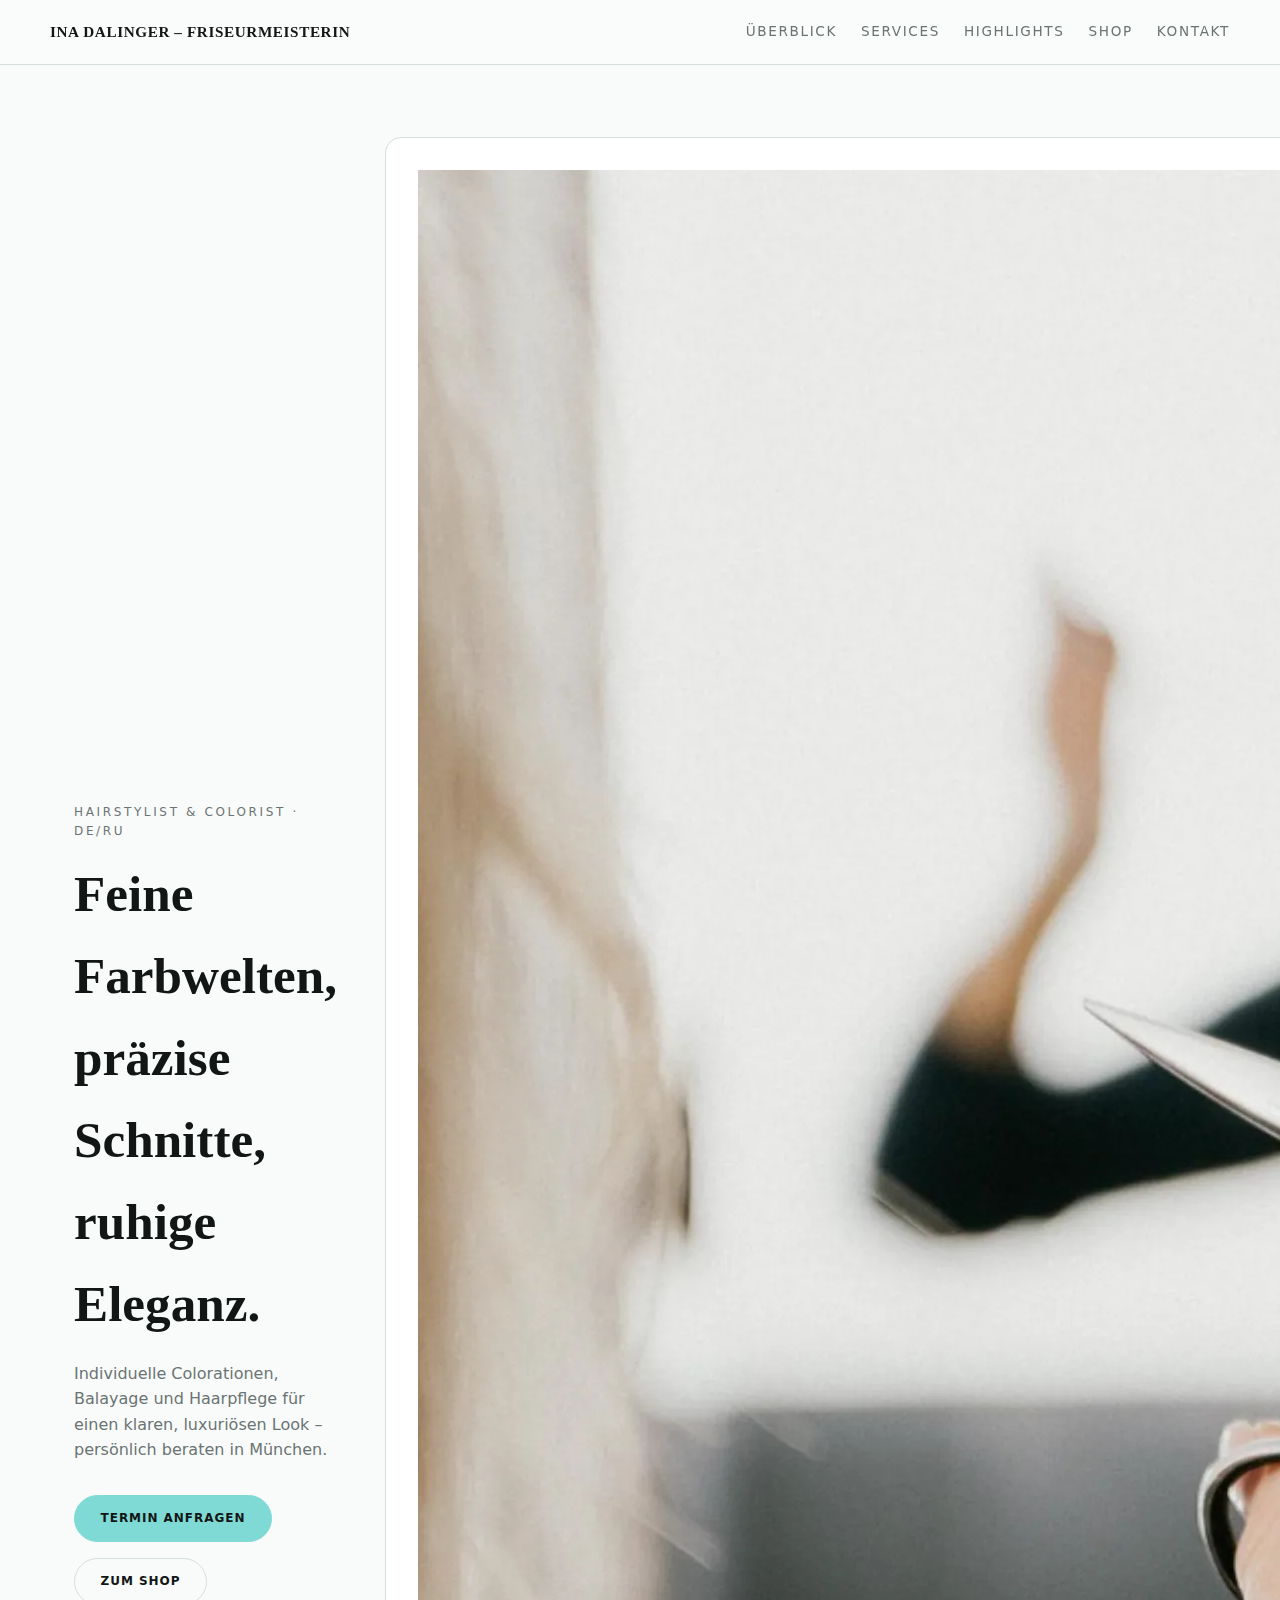
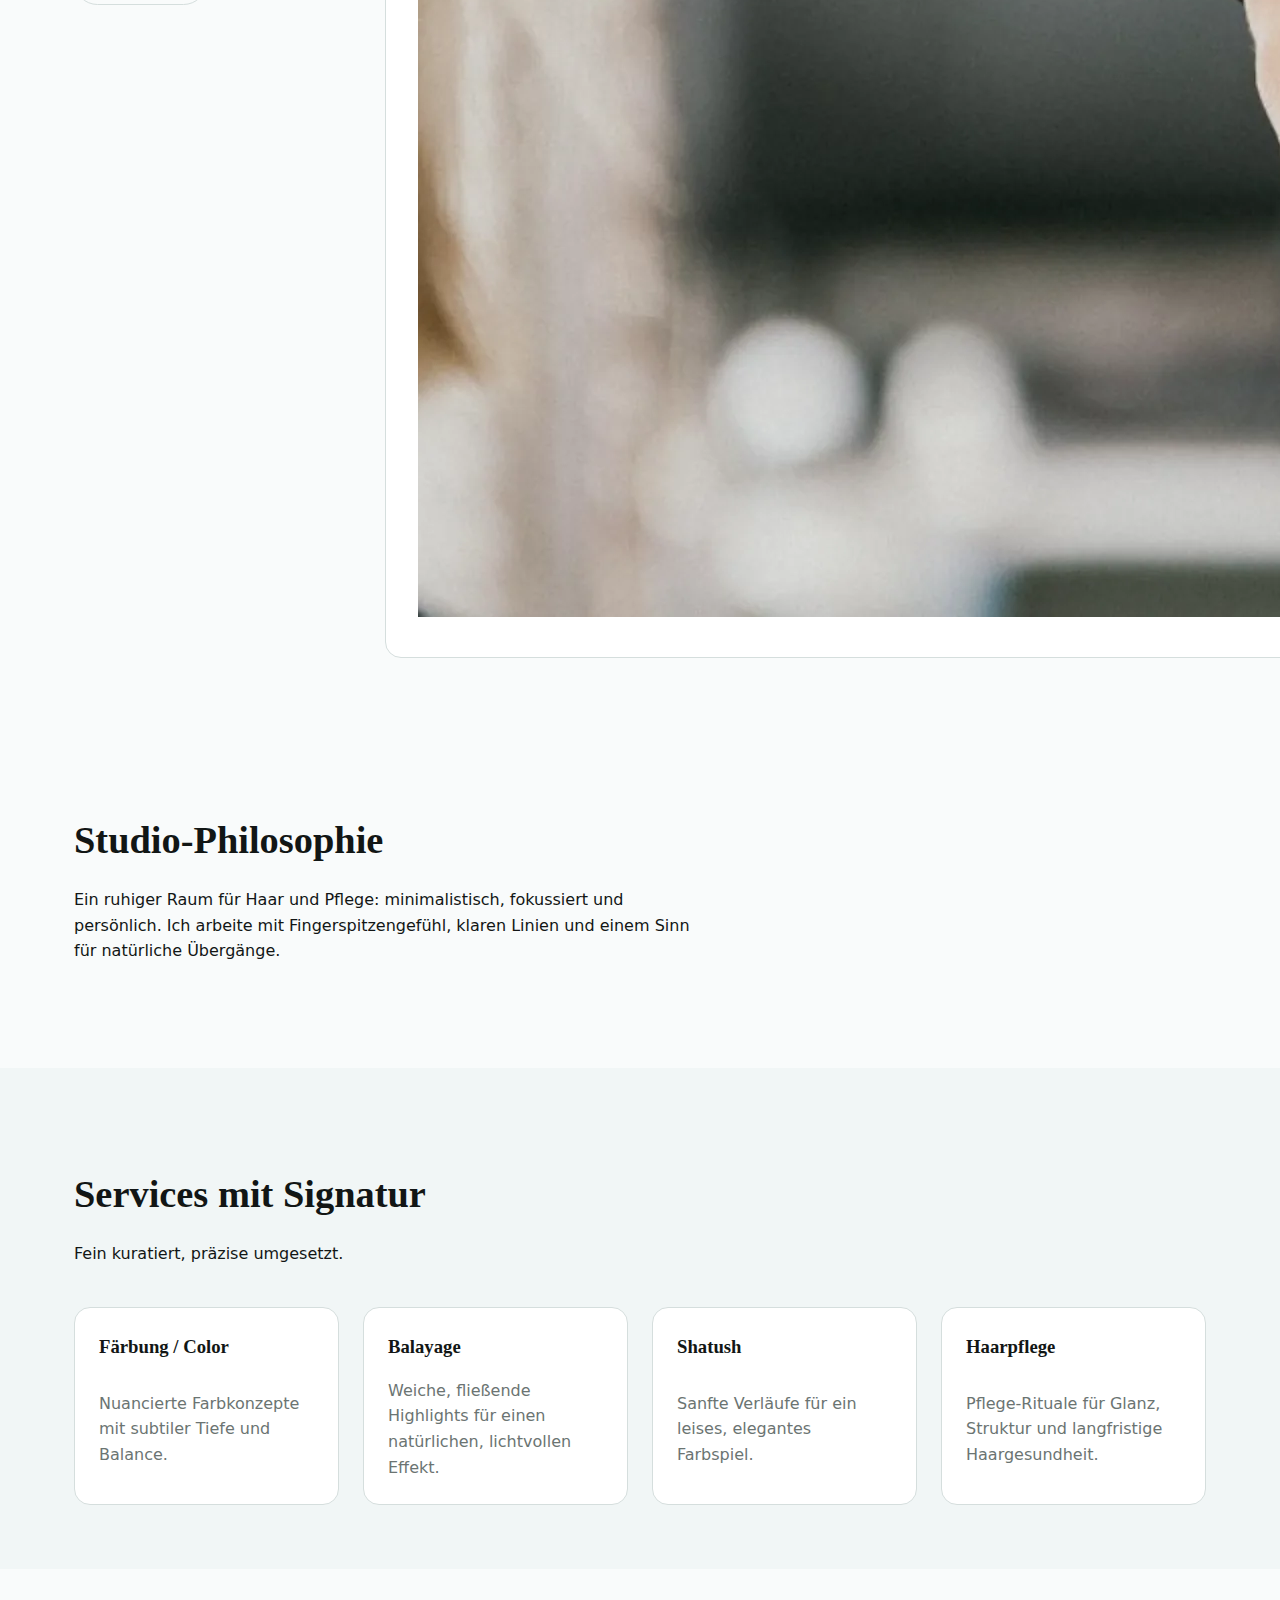
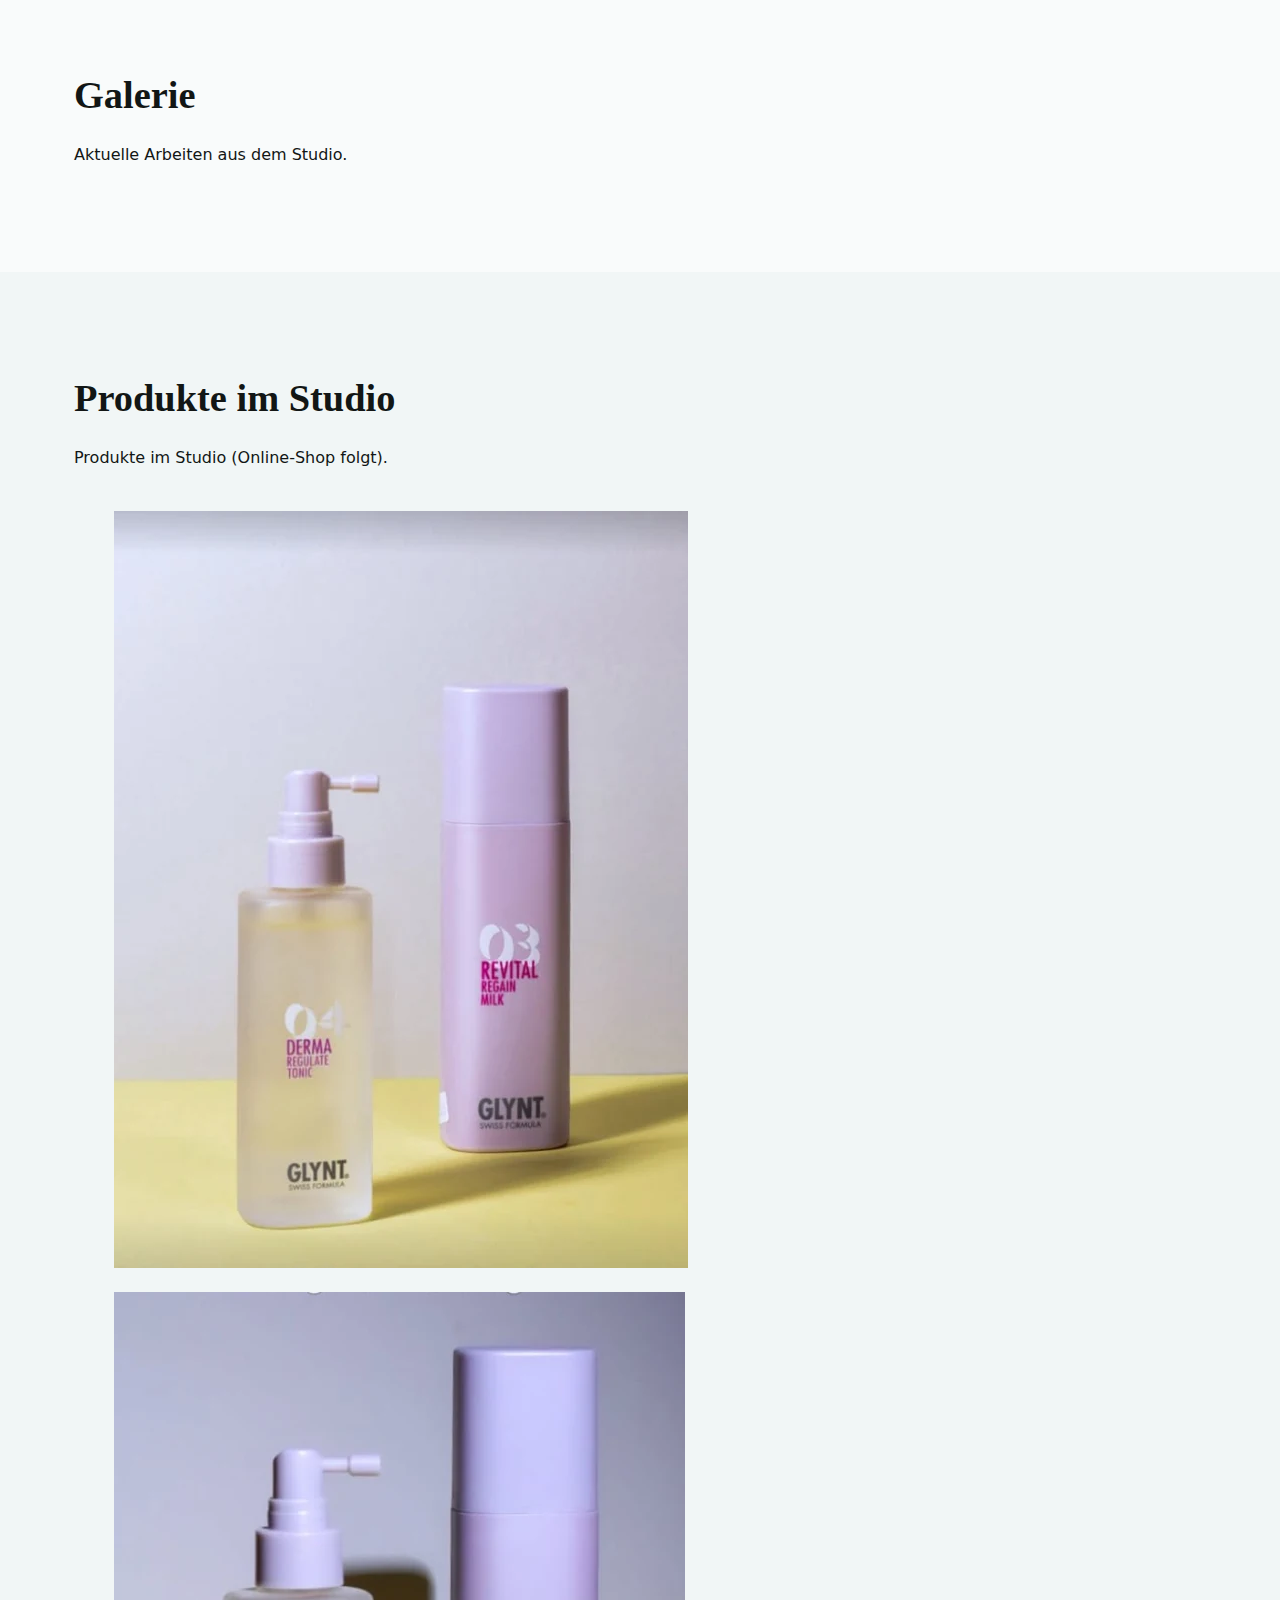
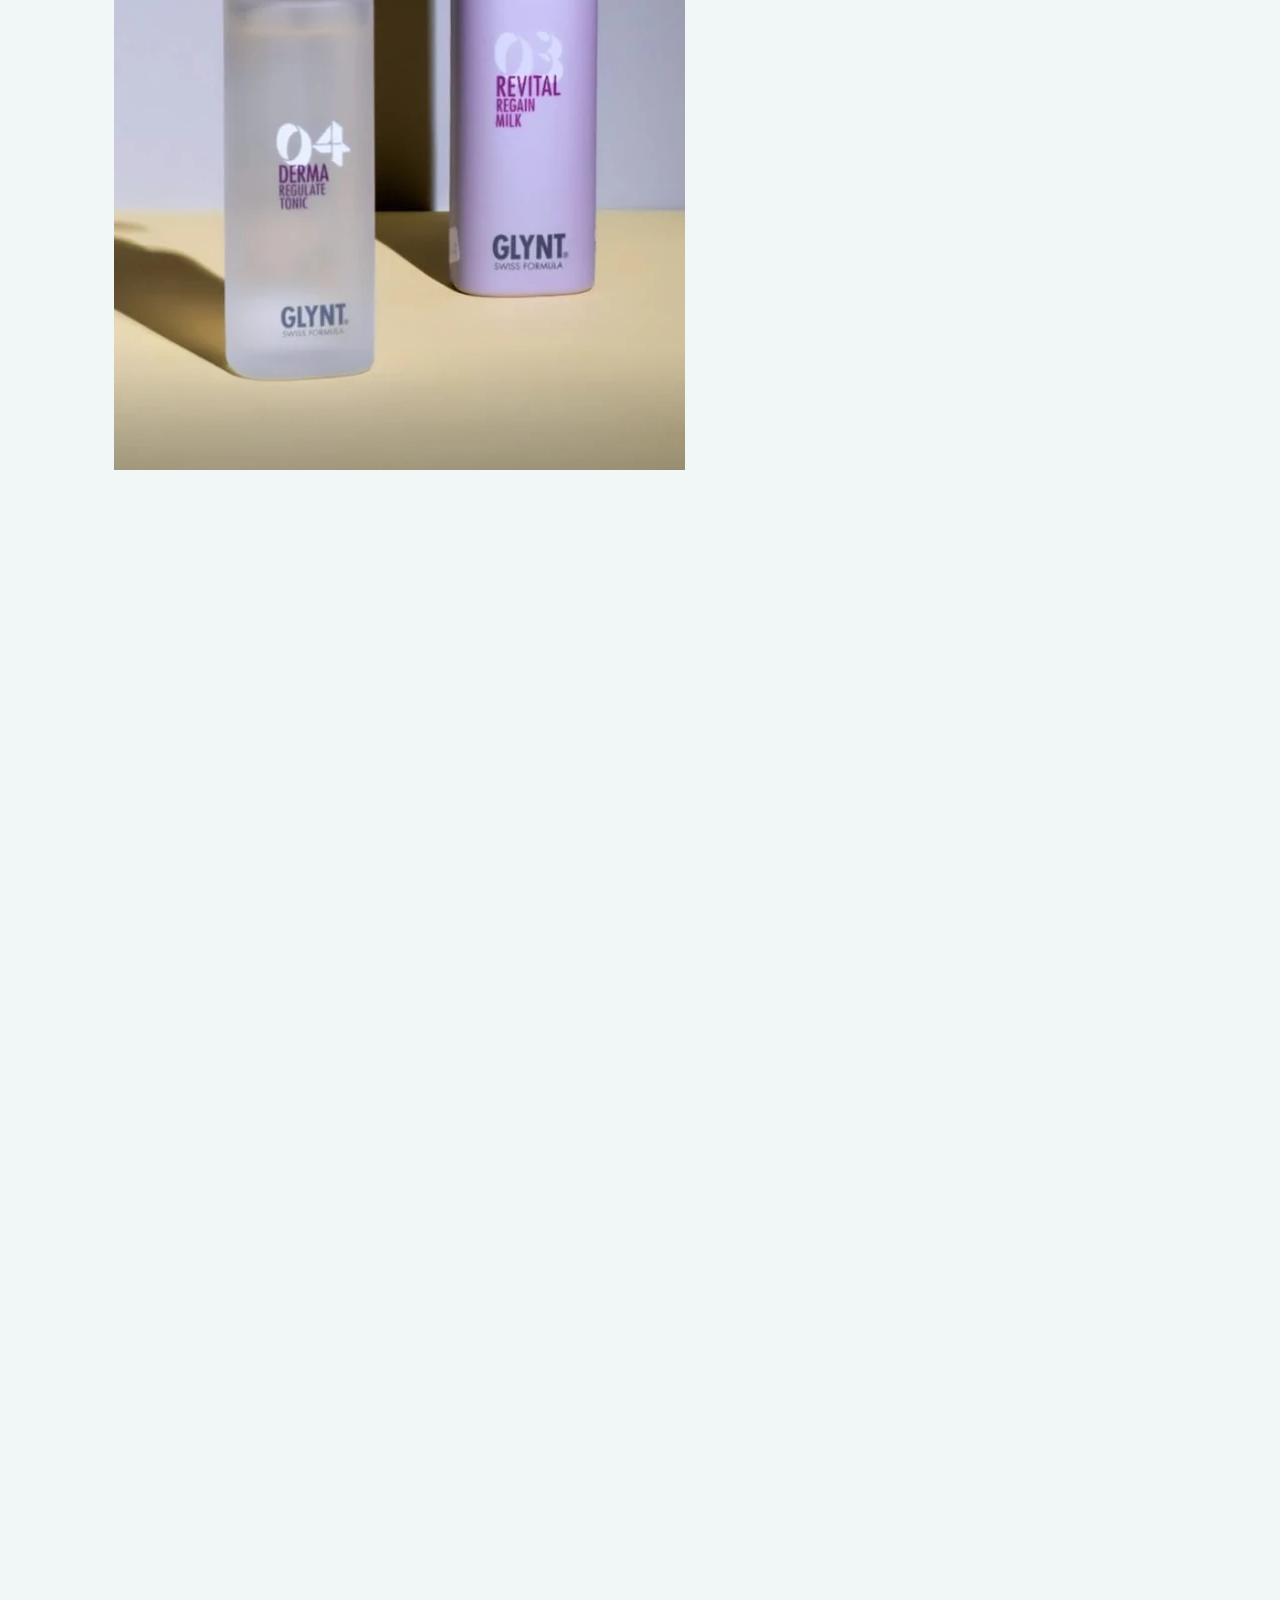
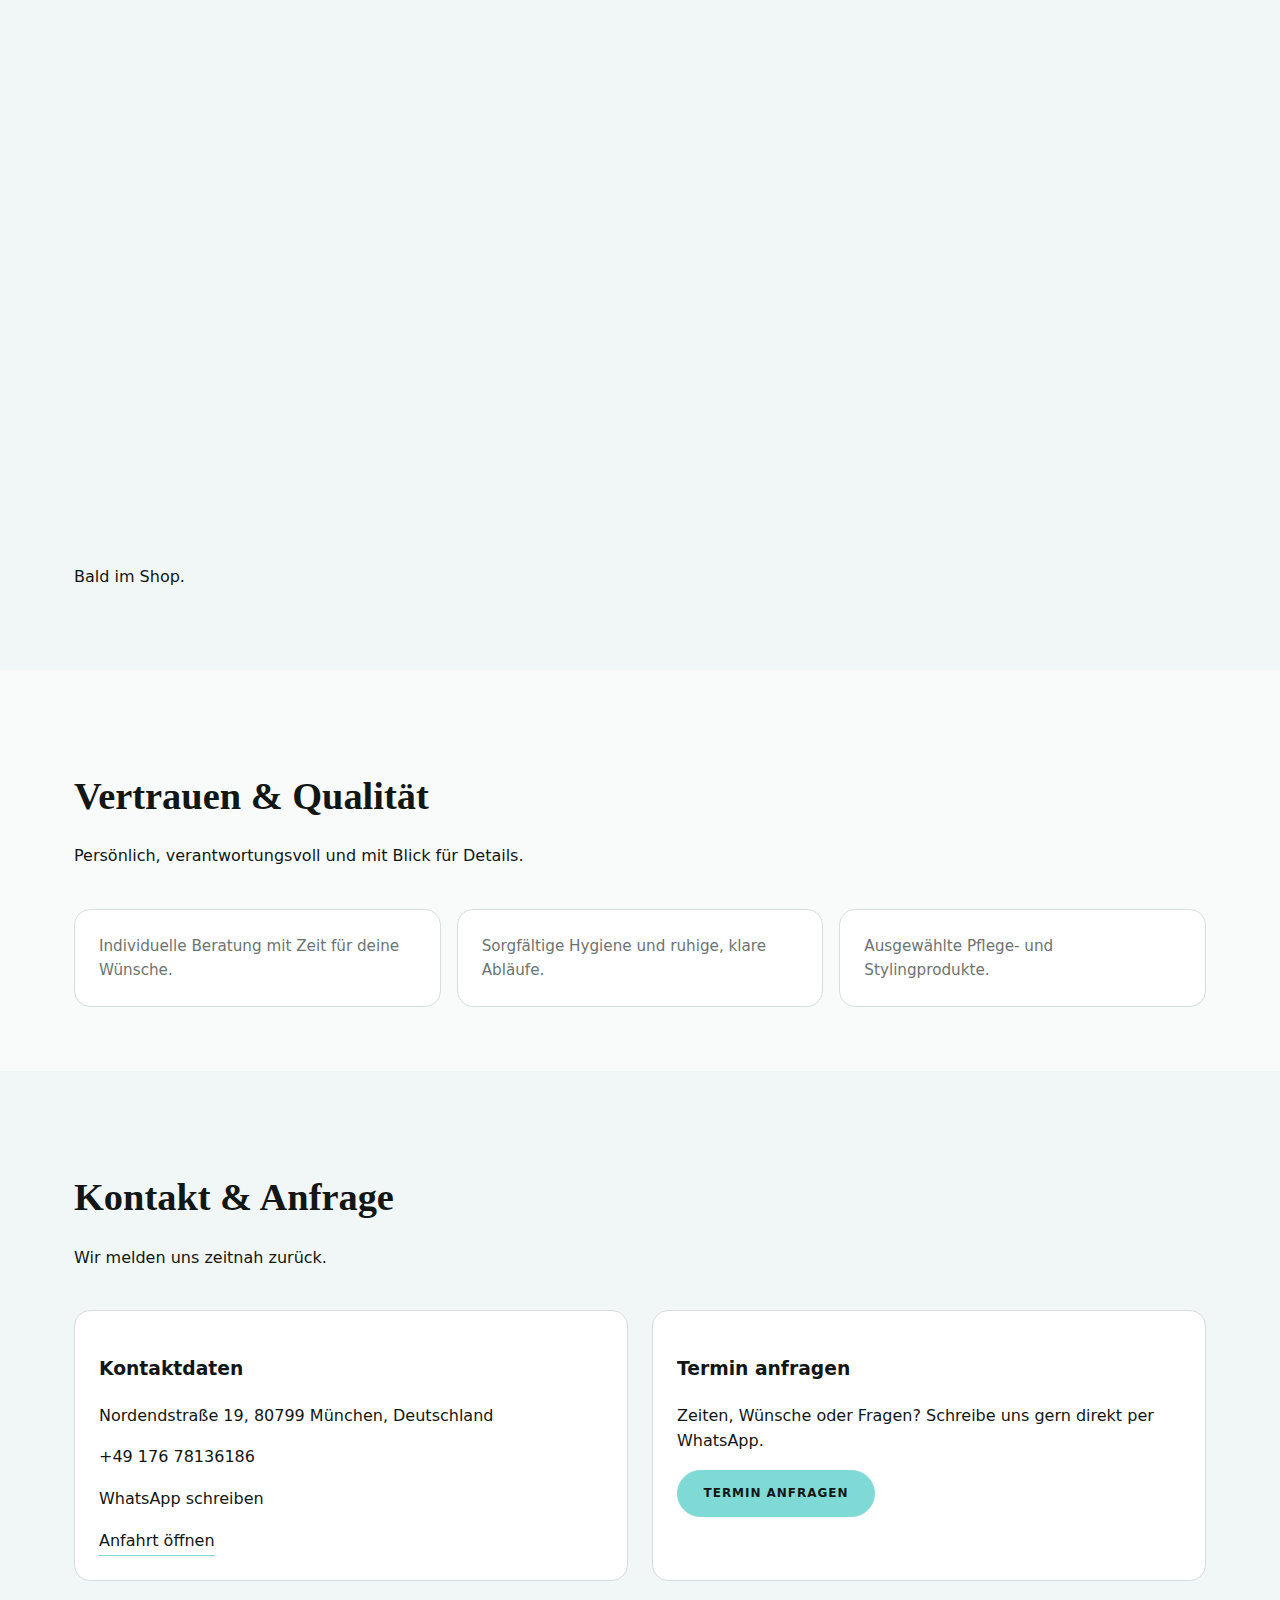
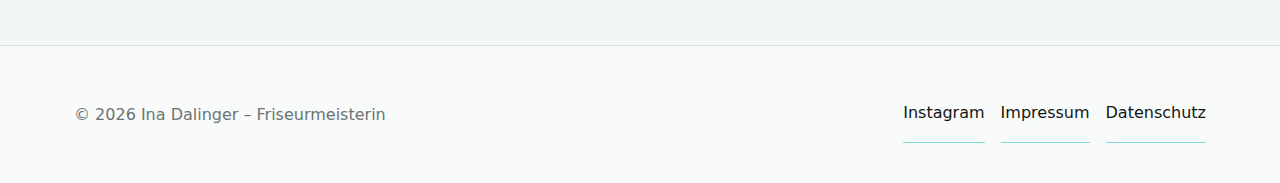
<file: index.html>
<!DOCTYPE html>
<html lang="de">
  <head>
    <meta charset="UTF-8" />
    <meta name="viewport" content="width=device-width, initial-scale=1" />
    <title>Ina Dalinger – Friseurmeisterin</title>
    <link rel="stylesheet" href="./assets/styles.css?v=202502141030" />
  </head>
  <body>
    <a class="skip-link" href="#main">Zum Inhalt springen</a>

    <header class="site-header">
      <div class="container header-inner">
        <a class="brand" href="./">Ina Dalinger – Friseurmeisterin</a>
        <nav class="main-nav" aria-label="Hauptnavigation">
          <a href="#about">Überblick</a>
          <a href="#services">Services</a>
          <a href="#featured">Highlights</a>
          <a href="./shop/">Shop</a>
          <a href="#contact">Kontakt</a>
        </nav>
      </div>
    </header>

    <main id="main">
      <section class="hero">
        <div class="container hero-grid">
          <div>
            <p class="eyebrow" id="site-tagline">Haarschnitt · Farbe · Styling — in München</p>
            <h1 id="hero-headline">Präzise Schnitte. Ruhige Beratung. Zeit für dich.</h1>
            <p class="hero-subheadline" id="hero-subheadline">
              Individuelle Beratung, klare Linien und harmonische Farbverläufe für ein gepflegtes,
              natürliches Ergebnis.
            </p>
            <div class="hero-actions">
              <a class="button primary" id="hero-cta" href="https://wa.me/4917678136186?text=Hallo%20Ina%2C%20ich%20m%C3%B6chte%20einen%20Termin%20anfragen.">Termin anfragen</a>
              <a class="button secondary" href="./shop/">Zum Shop</a>
            </div>
          </div>
          <div class="hero-card hero-media">
            <img
              src="images/hero/hero-scissors-in-hand.webp"
              alt="Hand holding hairdressing scissors in front of a mirror."
              loading="eager"
              decoding="async"
            />
          </div>
        </div>
      </section>

      <section id="about" class="section">
        <div class="container">
          <div class="section-header">
            <h2>Studio-Philosophie</h2>
            <p id="about-text">
              Als Friseurmeisterin verbinde ich präzises Handwerk mit ruhiger, persönlicher Beratung.
              Im Mittelpunkt stehen klare Formen, natürliche Farbtöne und ein gepflegtes Gesamtbild –
              mit Zeit für deine Wünsche.
            </p>
          </div>
        </div>
      </section>

      <section id="services" class="section muted">
        <div class="container">
          <div class="section-header">
            <h2>Services mit Signatur</h2>
            <p>Fein kuratiert, präzise umgesetzt.</p>
          </div>
          <div class="card-grid" id="services-grid"></div>
        </div>
      </section>

      <section id="gallery" class="section">
        <div class="container">
          <div class="section-header">
            <h2>Galerie</h2>
            <p>Aktuelle Arbeiten aus dem Studio.</p>
          </div>
          <div class="gallery-grid" id="gallery-grid"></div>
        </div>
      </section>

      <section id="featured" class="section muted">
        <div class="container">
          <div class="section-header">
            <h2>Produkte im Studio</h2>
            <p>Produkte im Studio (Online-Shop folgt).</p>
          </div>
          <div class="product-teaser-grid">
            <figure class="product-teaser-card">
              <img
                src="images/products/glynt-derma-regulate-tonic-04-and-revital-regain-milk-03.webp"
                alt="Glynt Derma Regulate Tonic und Revital Regain Milk."
                loading="lazy"
                decoding="async"
              />
            </figure>
            <figure class="product-teaser-card">
              <img
                src="images/products/glynt-derma-regulate-tonic-04-and-revital-regain-milk-03-closeup.webp"
                alt="Nahaufnahme von Glynt Derma Regulate Tonic und Revital Regain Milk."
                loading="lazy"
                decoding="async"
              />
            </figure>
            <figure class="product-teaser-card">
              <img
                src="images/products/glynt-derma-shampoo-tonic-revital-milk-set.webp"
                alt="Glynt Derma Shampoo, Tonic und Revital Milk Set."
                loading="lazy"
                decoding="async"
              />
            </figure>
            <figure class="product-teaser-card">
              <img
                src="images/products/glynt-range-derma-derma-tonic-revital-refresh-volume.webp"
                alt="Glynt Derma Pflegeprodukt-Range."
                loading="lazy"
                decoding="async"
              />
            </figure>
          </div>
          <p class="product-teaser-note">Bald im Shop.</p>
        </div>
      </section>

      <section id="trust" class="section">
        <div class="container">
          <div class="section-header">
            <h2>Vertrauen &amp; Qualität</h2>
            <p>Persönlich, verantwortungsvoll und mit Blick für Details.</p>
          </div>
          <div class="trust-grid">
            <div class="trust-card">Individuelle Beratung mit Zeit für deine Wünsche.</div>
            <div class="trust-card">Sorgfältige Hygiene und ruhige, klare Abläufe.</div>
            <div class="trust-card">Ausgewählte Pflege- und Stylingprodukte.</div>
          </div>
        </div>
      </section>

      <section id="contact" class="section muted">
        <div class="container">
          <div class="section-header">
            <h2>Kontakt &amp; Anfrage</h2>
            <p>Wir melden uns zeitnah zurück.</p>
          </div>
          <div class="contact-grid">
            <div class="contact-card">
              <h3>Kontaktdaten</h3>
              <p id="contact-address">Nordendstr. 19, 80799 München</p>
              <p><a id="contact-phone" href="tel:+4917678136186">+49 176 78136186</a></p>
              <p><a id="contact-whatsapp" href="https://wa.me/4917678136186?text=Hallo%20Ina%2C%20ich%20m%C3%B6chte%20einen%20Termin%20anfragen.">WhatsApp schreiben</a></p>
              <a class="text-link" id="contact-maps" href="https://www.google.com/maps/search/?api=1&query=Nordendstr.%2019%2C%2080799%20M%C3%BCnchen">
                Anfahrt öffnen
              </a>
            </div>
            <div class="contact-card">
              <h3>Termin anfragen</h3>
              <p>Zeiten, Wünsche oder Fragen? Schreibe uns gern direkt per WhatsApp.</p>
              <a class="button primary" id="booking-link" href="https://wa.me/4917678136186?text=Hallo%20Ina%2C%20ich%20m%C3%B6chte%20einen%20Termin%20anfragen.">Termin anfragen</a>
            </div>
          </div>
        </div>
      </section>
    </main>

    <footer class="site-footer">
      <div class="container footer-inner">
        <div>
          <p>© <span id="footer-year"></span> Ina Dalinger – Friseurmeisterin</p>
          <p class="product-meta" id="build-label">Build: 2025-02-14 10:30</p>
        </div>
        <div class="footer-links">
          <a class="text-link" id="instagram-link" href="https://www.instagram.com/ina_dalinger/">Instagram</a>
          <a class="text-link" href="./impressum/">Impressum</a>
          <a class="text-link" href="./datenschutz/">Datenschutz</a>
        </div>
      </div>
    </footer>

    <dialog class="lightbox" id="gallery-lightbox" aria-label="Galerie-Ansicht">
      <div class="lightbox-inner">
        <button class="icon-button lightbox-close" type="button" aria-label="Schließen">&times;</button>
        <img class="lightbox-image" alt="" />
        <p class="lightbox-caption"></p>
      </div>
    </dialog>

    <script src="./assets/app.js?v=202502141030" defer></script>
  </body>
</html>
</file>
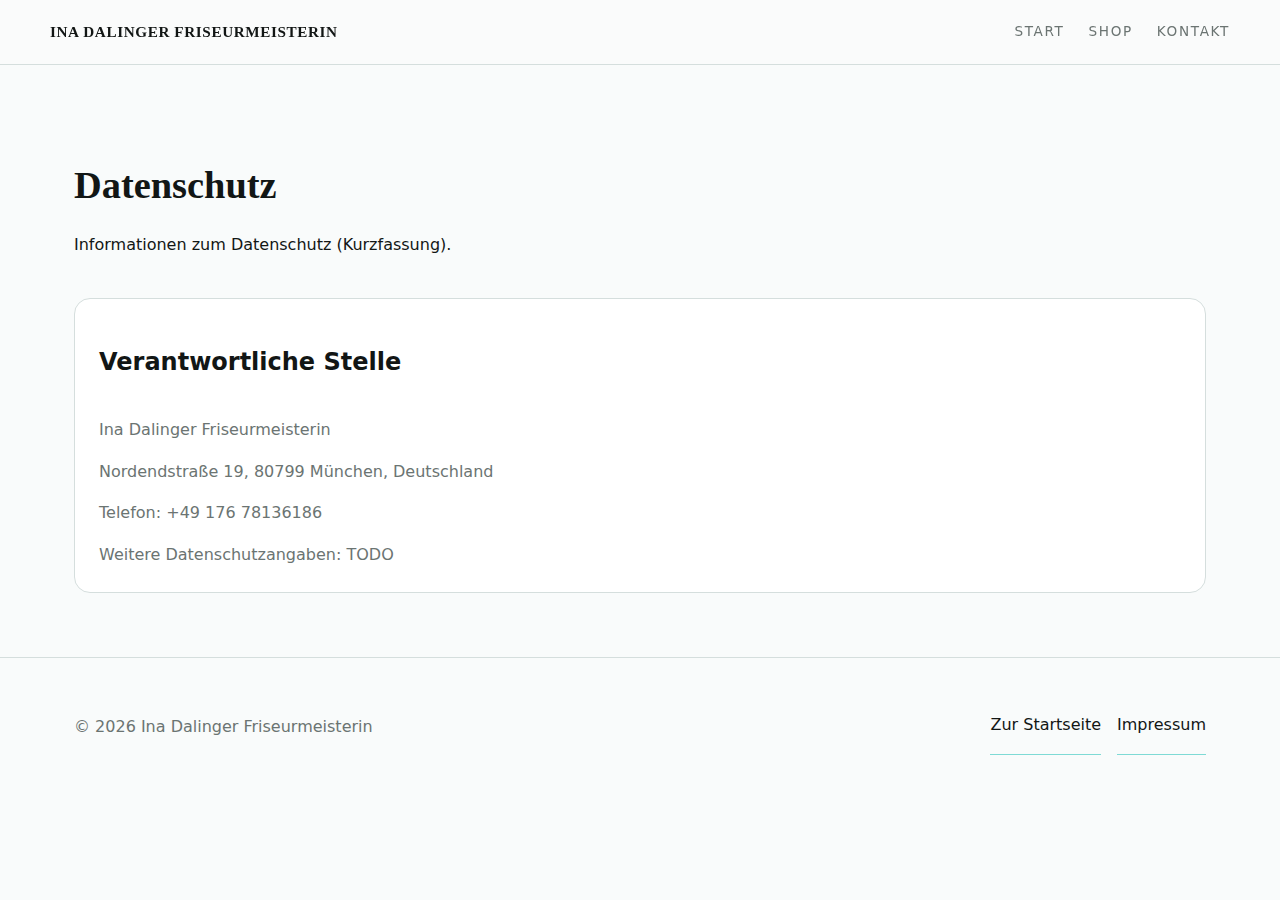
<file: datenschutz/index.html>
<!DOCTYPE html>
<html lang="de">
  <head>
    <meta charset="UTF-8" />
    <meta name="viewport" content="width=device-width, initial-scale=1" />
    <title>Datenschutz | Ina Dalinger Friseurmeisterin</title>
    <link rel="stylesheet" href="../assets/styles.css" />
  </head>
  <body>
    <a class="skip-link" href="#main">Zum Inhalt springen</a>

    <header class="site-header">
      <div class="container header-inner">
        <a class="brand" href="../">Ina Dalinger Friseurmeisterin</a>
        <nav class="main-nav" aria-label="Hauptnavigation">
          <a href="../">Start</a>
          <a href="../shop/">Shop</a>
          <a href="../#contact">Kontakt</a>
        </nav>
      </div>
    </header>

    <main id="main" class="section">
      <div class="container">
        <div class="section-header">
          <h1>Datenschutz</h1>
          <p>Informationen zum Datenschutz (Kurzfassung).</p>
        </div>

        <div class="card">
          <h2>Verantwortliche Stelle</h2>
          <p>Ina Dalinger Friseurmeisterin</p>
          <p>Nordendstraße 19, 80799 München, Deutschland</p>
          <p>Telefon: +49 176 78136186</p>
          <p>Weitere Datenschutzangaben: TODO</p>
        </div>
      </div>
    </main>

    <footer class="site-footer">
      <div class="container footer-inner">
        <p>© <span id="footer-year"></span> Ina Dalinger Friseurmeisterin</p>
        <div class="footer-links">
          <a class="text-link" href="../">Zur Startseite</a>
          <a class="text-link" href="../impressum/">Impressum</a>
        </div>
      </div>
    </footer>

    <script>
      document.getElementById("footer-year").textContent = new Date().getFullYear();
    </script>
  </body>
</html>
</file>
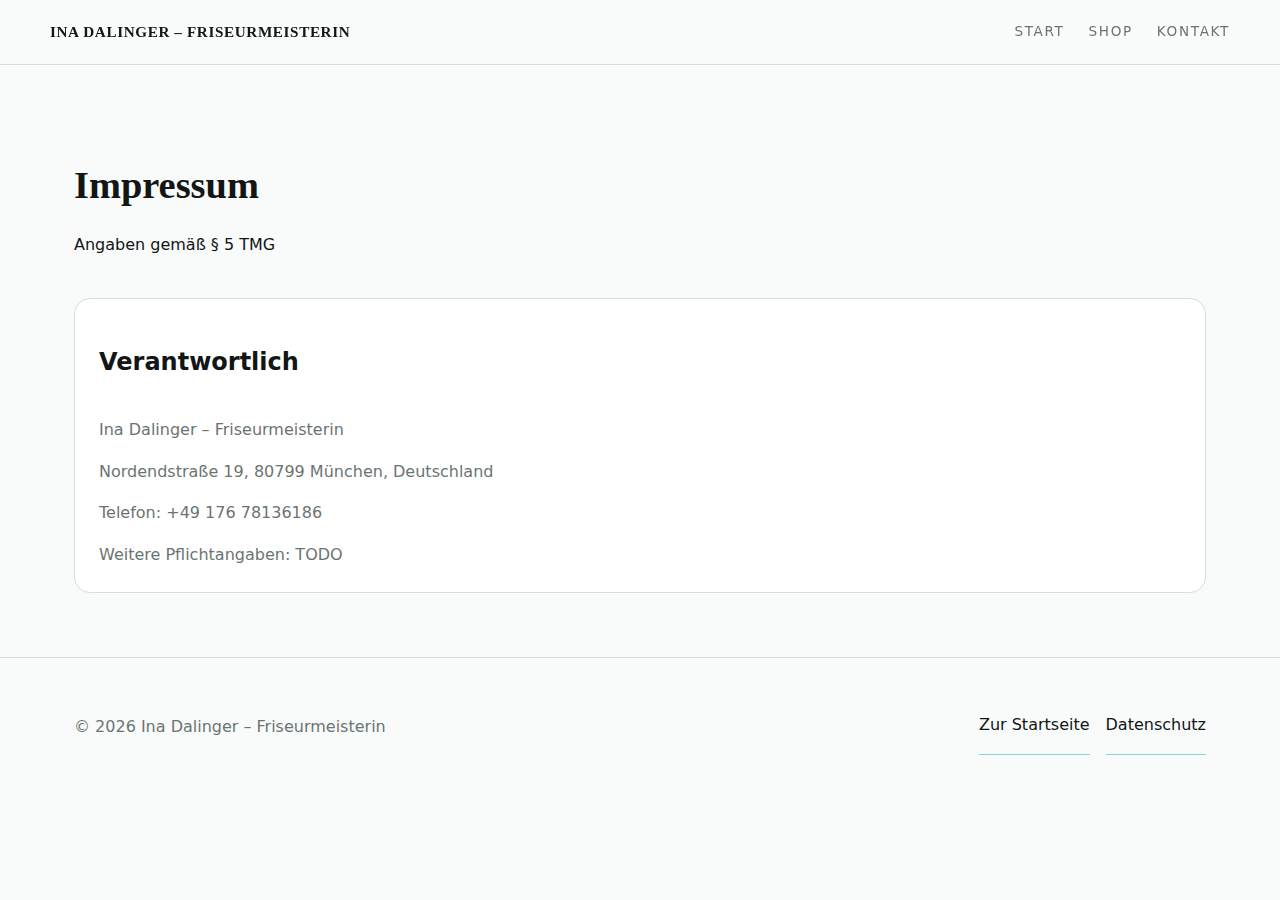
<file: impressum/index.html>
<!DOCTYPE html>
<html lang="de">
  <head>
    <meta charset="UTF-8" />
    <meta name="viewport" content="width=device-width, initial-scale=1" />
    <title>Impressum | Ina Dalinger – Friseurmeisterin</title>
    <link rel="stylesheet" href="../assets/styles.css" />
  </head>
  <body>
    <a class="skip-link" href="#main">Zum Inhalt springen</a>

    <header class="site-header">
      <div class="container header-inner">
        <a class="brand" href="../">Ina Dalinger – Friseurmeisterin</a>
        <nav class="main-nav" aria-label="Hauptnavigation">
          <a href="../">Start</a>
          <a href="../shop/">Shop</a>
          <a href="../#contact">Kontakt</a>
        </nav>
      </div>
    </header>

    <main id="main" class="section">
      <div class="container">
        <div class="section-header">
          <h1>Impressum</h1>
          <p>Angaben gemäß § 5 TMG</p>
        </div>

        <div class="card">
          <h2>Verantwortlich</h2>
          <p>Ina Dalinger – Friseurmeisterin</p>
          <p>Nordendstraße 19, 80799 München, Deutschland</p>
          <p>Telefon: +49 176 78136186</p>
          <p>Weitere Pflichtangaben: TODO</p>
        </div>
      </div>
    </main>

    <footer class="site-footer">
      <div class="container footer-inner">
        <p>© <span id="footer-year"></span> Ina Dalinger – Friseurmeisterin</p>
        <div class="footer-links">
          <a class="text-link" href="../">Zur Startseite</a>
          <a class="text-link" href="../datenschutz/">Datenschutz</a>
        </div>
      </div>
    </footer>

    <script>
      document.getElementById("footer-year").textContent = new Date().getFullYear();
    </script>
  </body>
</html>
</file>
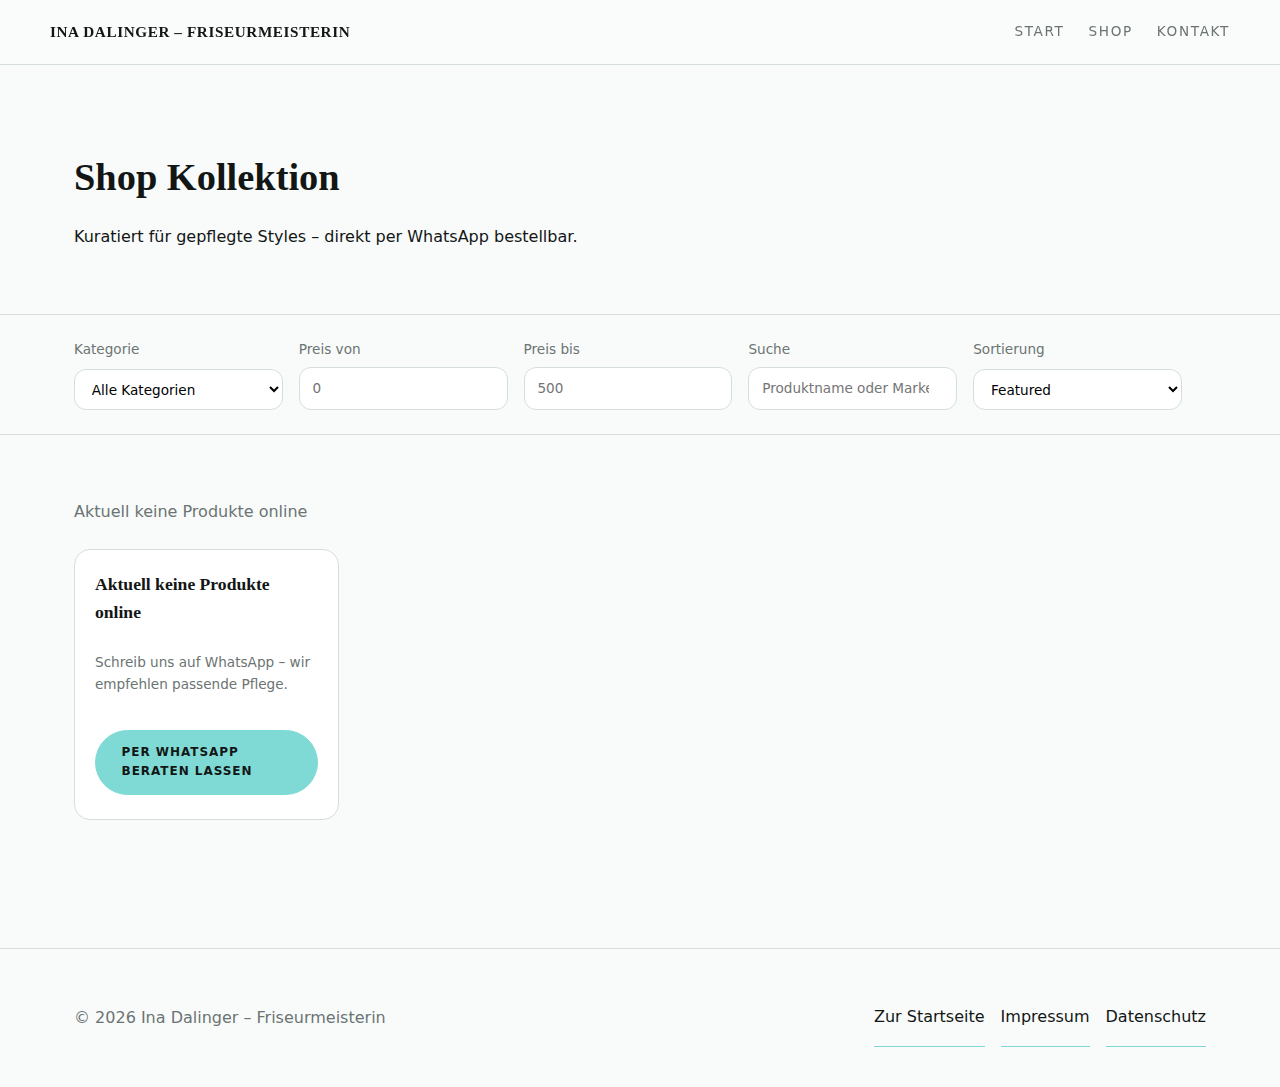
<file: shop/index.html>
<!DOCTYPE html>
<html lang="de">
  <head>
    <meta charset="UTF-8" />
    <meta name="viewport" content="width=device-width, initial-scale=1" />
    <title>Shop | Ina Dalinger – Friseurmeisterin</title>
    <link rel="stylesheet" href="../assets/styles.css" />
  </head>
  <body>
    <a class="skip-link" href="#main">Zum Inhalt springen</a>

    <header class="site-header">
      <div class="container header-inner">
        <a class="brand" href="../">Ina Dalinger – Friseurmeisterin</a>
        <nav class="main-nav" aria-label="Hauptnavigation">
          <a href="../">Start</a>
          <a href="./">Shop</a>
          <a href="../#contact">Kontakt</a>
        </nav>
      </div>
    </header>

    <main id="main" class="shop-page">
      <section class="shop-hero">
        <div class="container">
          <div class="section-header">
            <h1>Shop Kollektion</h1>
            <p>Kuratiert für gepflegte Styles – direkt per WhatsApp bestellbar.</p>
          </div>
        </div>
      </section>

      <section class="shop-controls">
        <div class="container controls-grid">
          <div class="filters-inline" id="filters-inline">
            <label class="field">
              <span>Kategorie</span>
              <select id="filter-category"></select>
            </label>
            <label class="field">
              <span>Preis von</span>
              <input type="number" id="filter-min" placeholder="0" min="0" />
            </label>
            <label class="field">
              <span>Preis bis</span>
              <input type="number" id="filter-max" placeholder="500" min="0" />
            </label>
            <label class="field">
              <span>Suche</span>
              <input type="search" id="filter-search" placeholder="Produktname oder Marke" />
            </label>
            <label class="field">
              <span>Sortierung</span>
              <select id="filter-sort">
                <option value="featured">Featured</option>
                <option value="price-asc">Preis aufsteigend</option>
                <option value="price-desc">Preis absteigend</option>
              </select>
            </label>
          </div>
          <button class="button secondary filters-button" id="open-filters" type="button">
            Filter öffnen
          </button>
        </div>
      </section>

      <section class="section">
        <div class="container">
          <div class="shop-status" id="shop-status" role="status" aria-live="polite"></div>
          <div class="product-grid" id="product-grid"></div>
        </div>
      </section>
    </main>

    <dialog class="filters-dialog" id="filters-dialog" aria-label="Filter">
      <form method="dialog" class="filters-dialog-inner" id="filters-form">
        <div class="filters-header">
          <h2>Filter</h2>
          <button class="icon-button" value="close" aria-label="Filter schließen">✕</button>
        </div>
        <div class="filters-body">
          <label class="field">
            <span>Kategorie</span>
            <select id="dialog-category"></select>
          </label>
          <label class="field">
            <span>Preis von</span>
            <input type="number" id="dialog-min" placeholder="0" min="0" />
          </label>
          <label class="field">
            <span>Preis bis</span>
            <input type="number" id="dialog-max" placeholder="500" min="0" />
          </label>
          <label class="field">
            <span>Suche</span>
            <input type="search" id="dialog-search" placeholder="Produktname oder Marke" />
          </label>
          <label class="field">
            <span>Sortierung</span>
            <select id="dialog-sort">
              <option value="featured">Featured</option>
              <option value="price-asc">Preis aufsteigend</option>
              <option value="price-desc">Preis absteigend</option>
            </select>
          </label>
        </div>
        <div class="filters-footer">
          <button class="button secondary" id="dialog-reset" type="button">Zurücksetzen</button>
          <button class="button primary" value="apply" type="button" id="dialog-apply">Anwenden</button>
        </div>
      </form>
    </dialog>

    <footer class="site-footer">
      <div class="container footer-inner">
        <p>© <span id="footer-year"></span> Ina Dalinger – Friseurmeisterin</p>
        <div class="footer-links">
          <a class="text-link" href="../">Zur Startseite</a>
          <a class="text-link" href="../impressum/">Impressum</a>
          <a class="text-link" href="../datenschutz/">Datenschutz</a>
        </div>
      </div>
    </footer>

    <script src="../assets/shop.js" defer></script>
  </body>
</html>
</file>
<file: assets/styles.css>
:root {
  --bg: #f9fbfb;
  --text: #121615;
  --muted: #6b7472;
  --border: #d5dedd;
  --accent: #7fdad5;
  --radius: 16px;
  --maxw: 1180px;
  color-scheme: light;
}

* {
  box-sizing: border-box;
}

body {
  margin: 0;
  font-family: "Inter", "Segoe UI", system-ui, -apple-system, sans-serif;
  color: var(--text);
  background: var(--bg);
  line-height: 1.6;
}

a {
  color: inherit;
  text-decoration: none;
}

a:focus-visible,
button:focus-visible,
input:focus-visible,
select:focus-visible {
  outline: 2px solid var(--accent);
  outline-offset: 2px;
}

.skip-link {
  position: absolute;
  left: 1rem;
  top: -4rem;
  background: var(--accent);
  color: var(--text);
  padding: 0.75rem 1.25rem;
  border-radius: 999px;
  font-weight: 600;
  letter-spacing: 0.04em;
}

.skip-link:focus {
  top: 1rem;
  z-index: 10;
}

.container {
  width: min(100%, var(--maxw));
  margin: 0 auto;
  padding: 0 1.5rem;
}

.site-header {
  position: sticky;
  top: 0;
  backdrop-filter: blur(8px);
  background: rgba(249, 251, 251, 0.9);
  border-bottom: 1px solid var(--border);
  z-index: 5;
}

.header-inner {
  display: flex;
  align-items: center;
  justify-content: space-between;
  padding: 1.25rem 0;
  gap: 2rem;
}

.brand {
  font-family: "Georgia", "Times New Roman", serif;
  font-weight: 600;
  letter-spacing: 0.04em;
  text-transform: uppercase;
  font-size: 0.95rem;
}

.main-nav {
  display: flex;
  gap: 1.5rem;
  font-size: 0.85rem;
  letter-spacing: 0.12em;
  text-transform: uppercase;
}

.main-nav a {
  color: var(--muted);
}

.main-nav a:hover {
  color: var(--text);
}

.hero {
  padding: 4.5rem 0 3.5rem;
}

.hero-grid {
  display: grid;
  gap: 3rem;
  align-items: center;
}

.hero h1 {
  font-family: "Georgia", "Times New Roman", serif;
  font-size: clamp(2.4rem, 4vw, 3.6rem);
  margin: 0.5rem 0 1rem;
}

.hero-subheadline {
  color: var(--muted);
  max-width: 32rem;
}

.eyebrow {
  text-transform: uppercase;
  letter-spacing: 0.22em;
  font-size: 0.75rem;
  color: var(--muted);
}

.hero-actions {
  display: flex;
  flex-wrap: wrap;
  gap: 1rem;
  margin-top: 2rem;
}

.button {
  display: inline-flex;
  align-items: center;
  justify-content: center;
  padding: 0.8rem 1.6rem;
  border-radius: 999px;
  border: 1px solid var(--border);
  font-weight: 600;
  letter-spacing: 0.08em;
  text-transform: uppercase;
  font-size: 0.75rem;
  transition: transform 0.2s ease, background 0.2s ease, border-color 0.2s ease;
}

.button.primary {
  background: var(--accent);
  border-color: var(--accent);
}

.button.secondary {
  background: transparent;
}

.button:hover {
  transform: translateY(-1px);
}

.button[aria-disabled="true"],
.button:disabled {
  opacity: 0.5;
  cursor: not-allowed;
  transform: none;
}

.hero-card {
  border: 1px solid var(--border);
  border-radius: var(--radius);
  padding: 2rem;
  background: #fff;
}

.hero-card-inner {
  display: grid;
  gap: 1.5rem;
}

.hero-placeholder {
  aspect-ratio: 4 / 3;
  border-radius: calc(var(--radius) - 6px);
  border: 1px dashed var(--border);
  display: grid;
  place-items: center;
  font-family: "Georgia", "Times New Roman", serif;
  color: var(--muted);
}

.hero-note {
  margin: 0;
  color: var(--muted);
  font-size: 0.9rem;
}

.section {
  padding: 4rem 0;
}

.section.muted {
  background: #f1f6f6;
}

.section-header {
  max-width: 40rem;
  margin-bottom: 2.5rem;
}

.section-header h2,
.section-header h1 {
  font-family: "Georgia", "Times New Roman", serif;
  font-size: clamp(1.8rem, 3vw, 2.5rem);
  margin-bottom: 0.75rem;
}

.card-grid {
  display: grid;
  gap: 1.5rem;
  grid-template-columns: repeat(auto-fit, minmax(220px, 1fr));
}

.card {
  border: 1px solid var(--border);
  border-radius: var(--radius);
  padding: 1.5rem;
  background: #fff;
  display: grid;
  gap: 1rem;
  transition: border-color 0.2s ease;
}

.card:hover {
  border-color: var(--accent);
}

.card h3 {
  margin: 0;
  font-family: "Georgia", "Times New Roman", serif;
}

.card p {
  margin: 0;
  color: var(--muted);
}

.gallery-placeholder {
  display: grid;
  gap: 1.5rem;
  grid-template-columns: repeat(auto-fit, minmax(200px, 1fr));
}

.gallery-placeholder div {
  aspect-ratio: 4 / 5;
  border-radius: var(--radius);
  border: 1px dashed var(--border);
  background: #fff;
}

.trust-grid {
  display: grid;
  gap: 1rem;
  grid-template-columns: repeat(auto-fit, minmax(200px, 1fr));
}

.trust-card {
  border: 1px solid var(--border);
  border-radius: var(--radius);
  padding: 1.5rem;
  background: #fff;
  font-size: 0.95rem;
  color: var(--muted);
}

.contact-grid {
  display: grid;
  gap: 1.5rem;
  grid-template-columns: repeat(auto-fit, minmax(240px, 1fr));
}

.contact-card {
  border: 1px solid var(--border);
  border-radius: var(--radius);
  padding: 1.5rem;
  background: #fff;
}

.text-link {
  color: var(--text);
  border-bottom: 1px solid var(--accent);
  padding-bottom: 0.1rem;
  display: inline-flex;
  align-items: center;
  gap: 0.4rem;
}

.section-cta {
  margin-top: 2rem;
}

.site-footer {
  border-top: 1px solid var(--border);
  padding: 2.5rem 0;
}

.footer-inner {
  display: flex;
  flex-wrap: wrap;
  gap: 1.5rem;
  justify-content: space-between;
  color: var(--muted);
}

.footer-links {
  display: flex;
  flex-wrap: wrap;
  gap: 1rem;
}

.shop-page {
  padding-bottom: 4rem;
}

.shop-hero {
  padding: 3.5rem 0 1.5rem;
}

.shop-controls {
  border-top: 1px solid var(--border);
  border-bottom: 1px solid var(--border);
  padding: 1.5rem 0;
}

.controls-grid {
  display: grid;
  gap: 1.5rem;
}

.filters-inline {
  display: grid;
  gap: 1rem;
  grid-template-columns: repeat(auto-fit, minmax(160px, 1fr));
}

.filters-button {
  justify-self: start;
}

.field {
  display: grid;
  gap: 0.4rem;
  font-size: 0.85rem;
  color: var(--muted);
}

.field input,
.field select {
  padding: 0.6rem 0.8rem;
  border-radius: 12px;
  border: 1px solid var(--border);
  background: #fff;
  font: inherit;
}

.shop-status {
  margin-bottom: 1.5rem;
  color: var(--muted);
  min-height: 1.25rem;
}

.product-grid {
  display: grid;
  gap: 1.5rem;
  grid-template-columns: repeat(2, minmax(0, 1fr));
}

.product-card {
  border: 1px solid var(--border);
  border-radius: var(--radius);
  overflow: hidden;
  background: #fff;
  display: grid;
  grid-template-rows: auto 1fr auto;
}

.product-media {
  aspect-ratio: 4 / 3;
  background: #f1f6f6;
  display: grid;
  place-items: center;
  color: var(--muted);
  border-bottom: 1px solid var(--border);
  font-family: "Georgia", "Times New Roman", serif;
}

.product-body {
  padding: 1.25rem;
  display: grid;
  gap: 0.8rem;
}

.product-title {
  margin: 0;
  font-family: "Georgia", "Times New Roman", serif;
  font-size: 1.1rem;
}

.product-meta {
  font-size: 0.85rem;
  color: var(--muted);
}

.product-price {
  font-weight: 600;
}

.product-actions {
  padding: 0 1.25rem 1.5rem;
  display: grid;
  gap: 0.75rem;
}

.product-actions .button {
  width: 100%;
}

.badge {
  display: inline-flex;
  align-items: center;
  padding: 0.2rem 0.6rem;
  border-radius: 999px;
  font-size: 0.7rem;
  letter-spacing: 0.08em;
  text-transform: uppercase;
  background: #fff;
  border: 1px solid var(--border);
}

.filters-dialog {
  border: none;
  padding: 0;
  border-radius: var(--radius);
  width: min(95vw, 420px);
}

.filters-dialog::backdrop {
  background: rgba(10, 20, 20, 0.45);
}

.filters-dialog-inner {
  padding: 1.5rem;
  background: #fff;
  border-radius: var(--radius);
  display: grid;
  gap: 1.5rem;
}

.filters-header {
  display: flex;
  justify-content: space-between;
  align-items: center;
}

.filters-header h2 {
  margin: 0;
  font-family: "Georgia", "Times New Roman", serif;
}

.icon-button {
  border: 1px solid var(--border);
  background: transparent;
  border-radius: 999px;
  width: 2.25rem;
  height: 2.25rem;
  cursor: pointer;
}

.filters-body {
  display: grid;
  gap: 1rem;
}

.filters-footer {
  display: flex;
  gap: 0.75rem;
  justify-content: flex-end;
}

@media (min-width: 720px) {
  .hero-grid {
    grid-template-columns: 1.1fr 0.9fr;
  }

  .controls-grid {
    grid-template-columns: 1fr auto;
    align-items: end;
  }

  .filters-button {
    display: none;
  }

  .product-grid {
    grid-template-columns: repeat(3, minmax(0, 1fr));
  }
}

@media (min-width: 1024px) {
  .product-grid {
    grid-template-columns: repeat(4, minmax(0, 1fr));
  }
}

@media (max-width: 719px) {
  .main-nav {
    display: none;
  }

  .filters-inline {
    display: none;
  }
}
</file>
